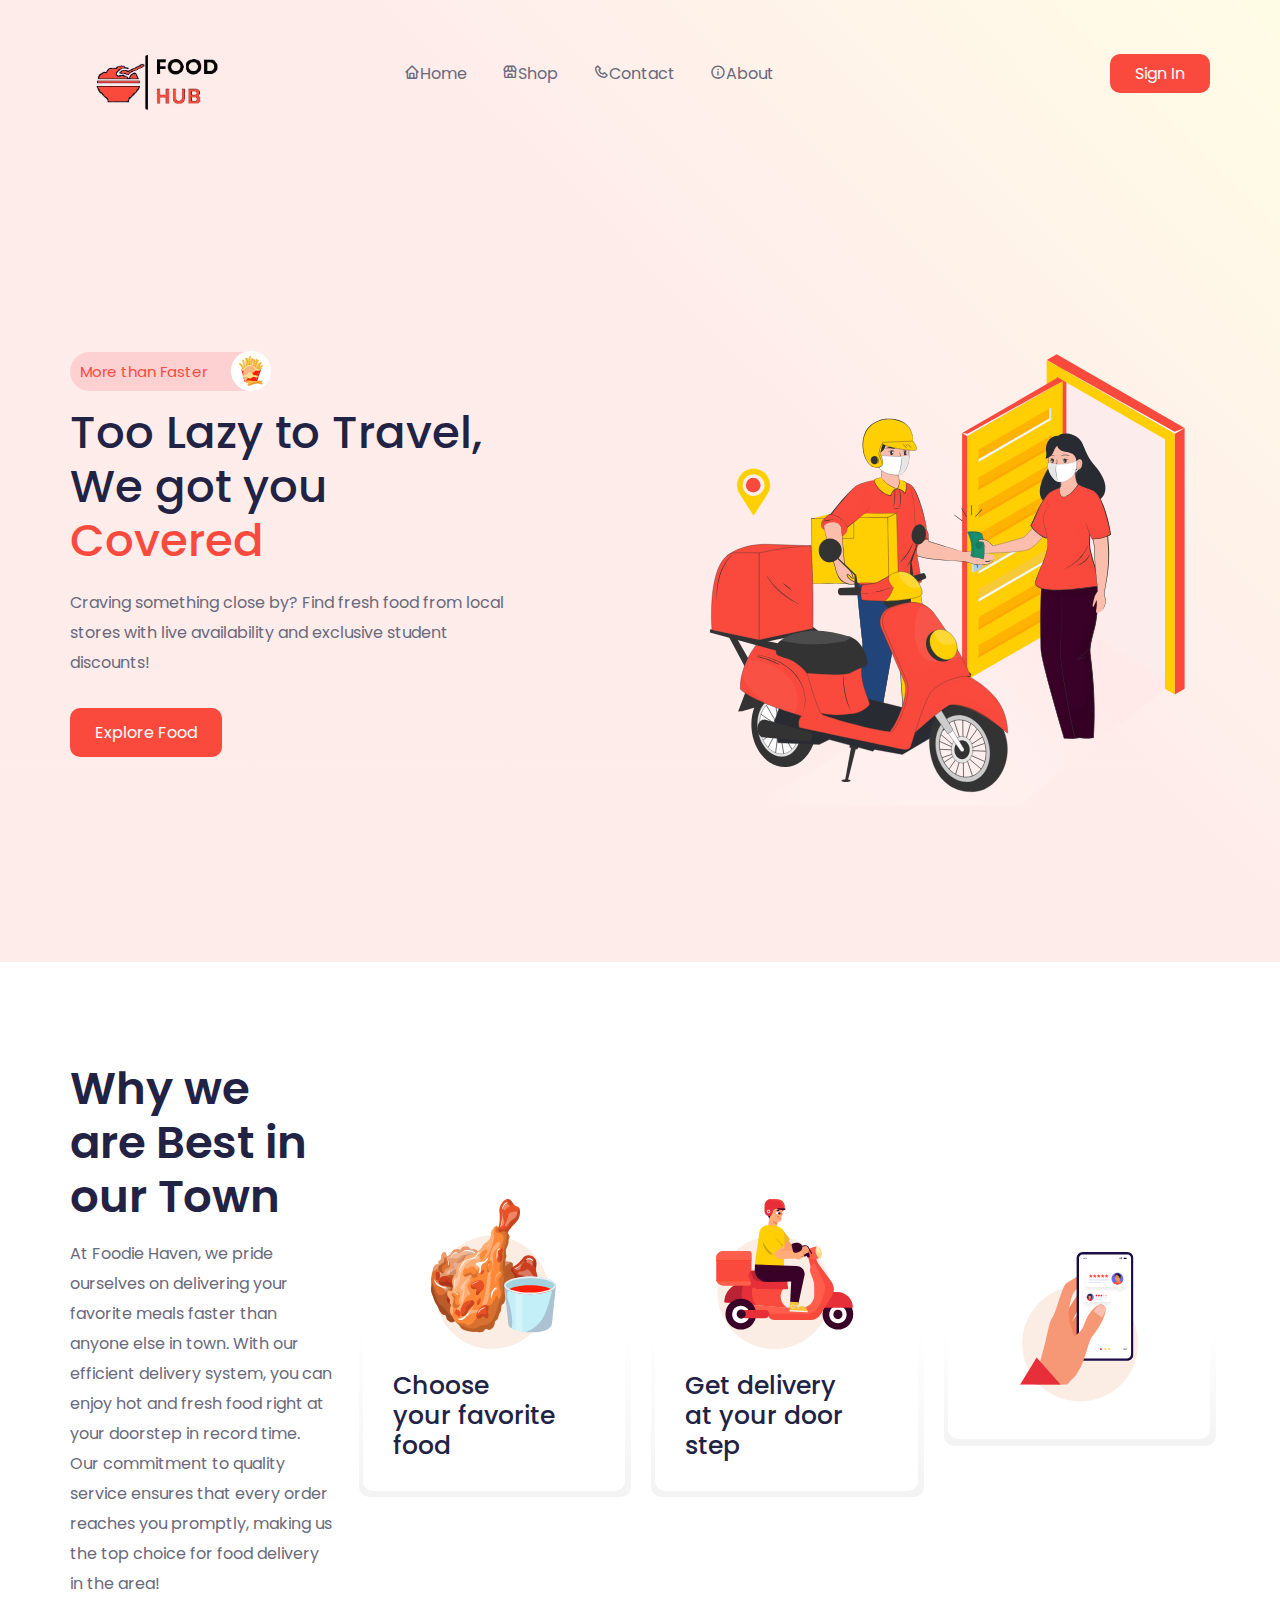
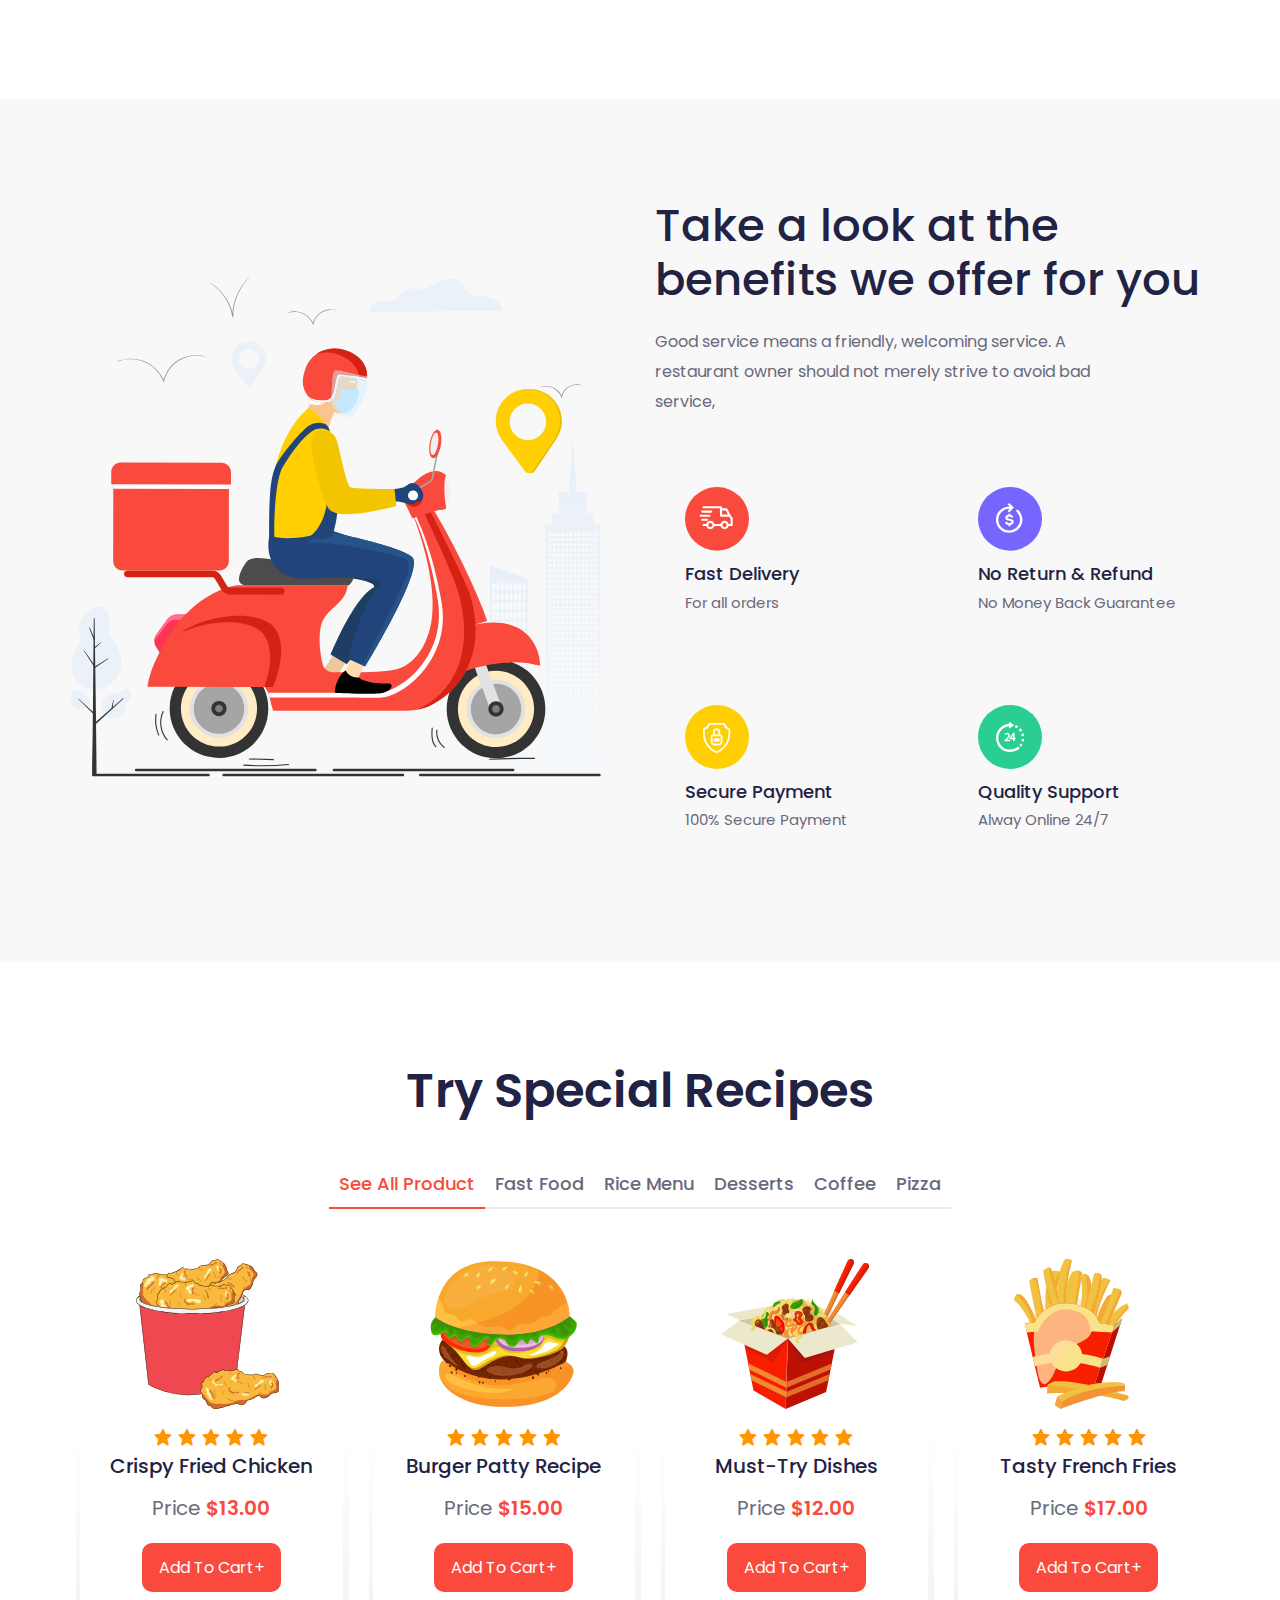
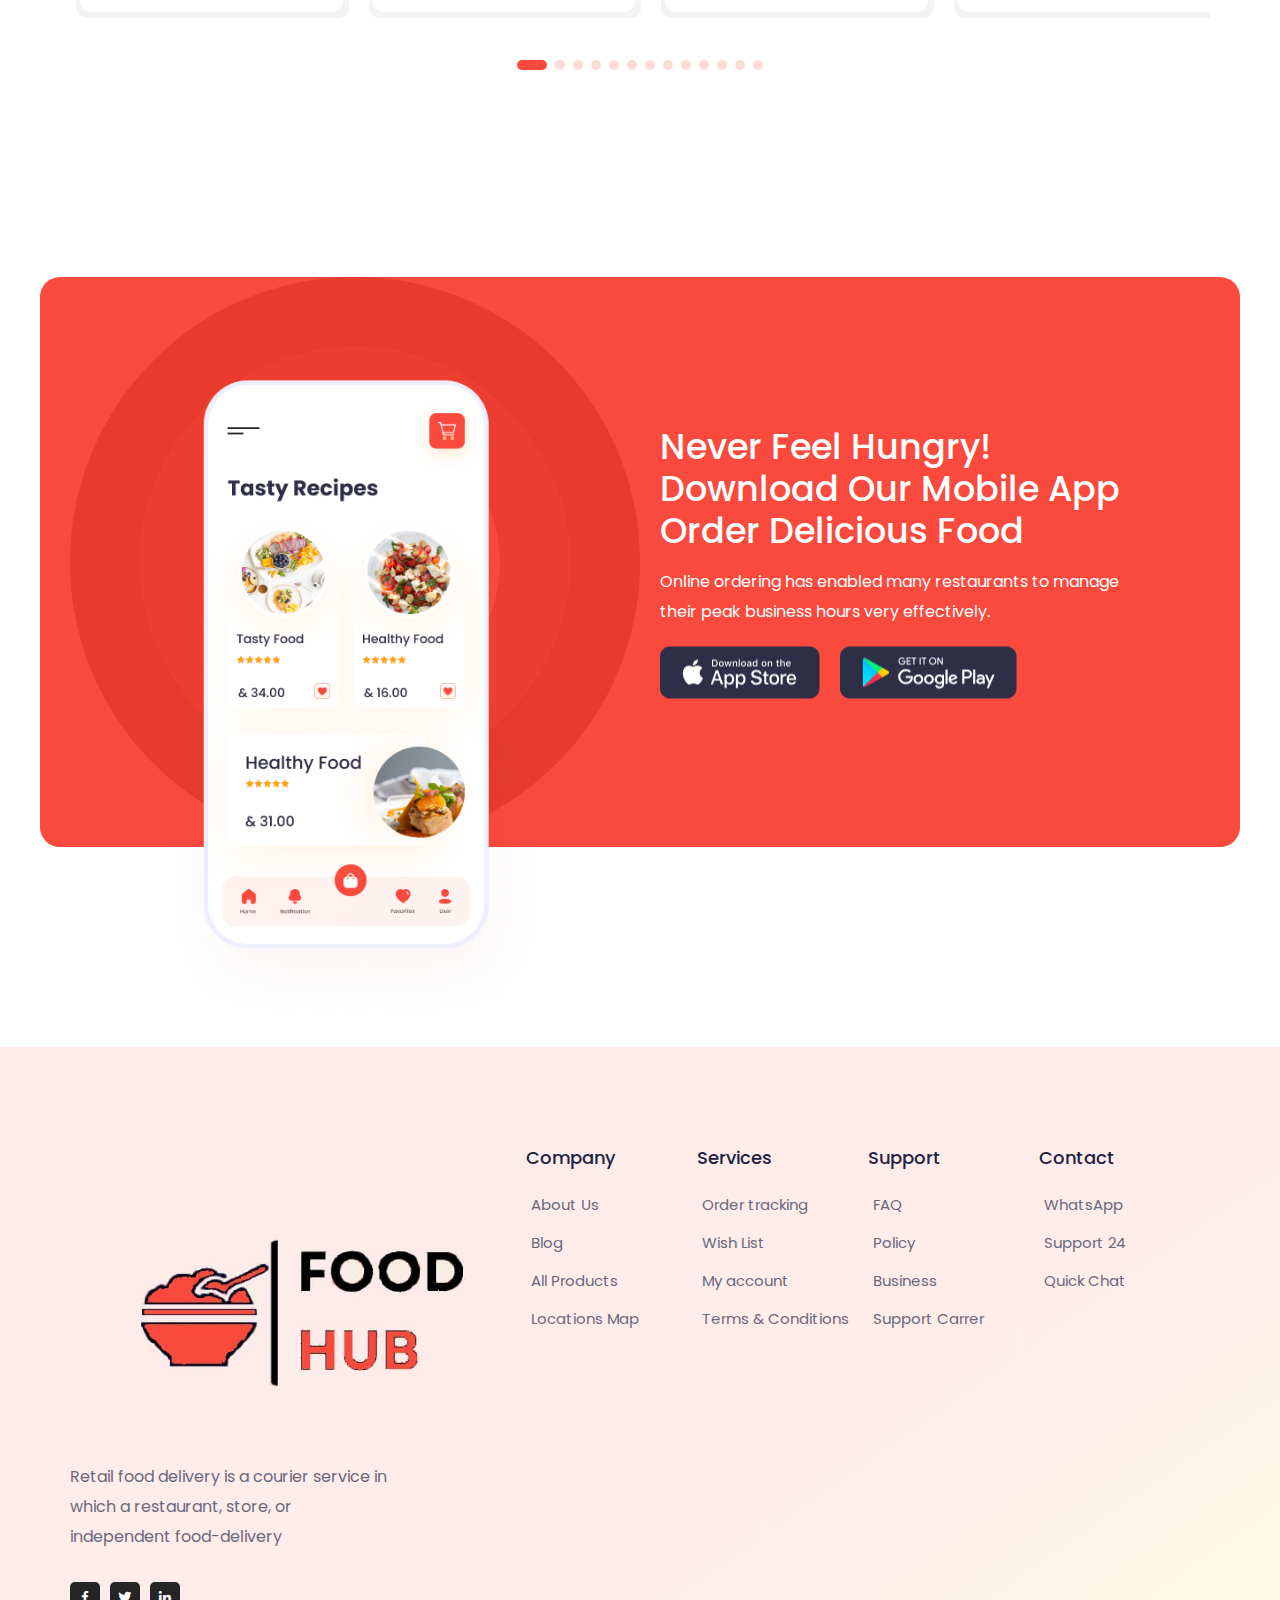
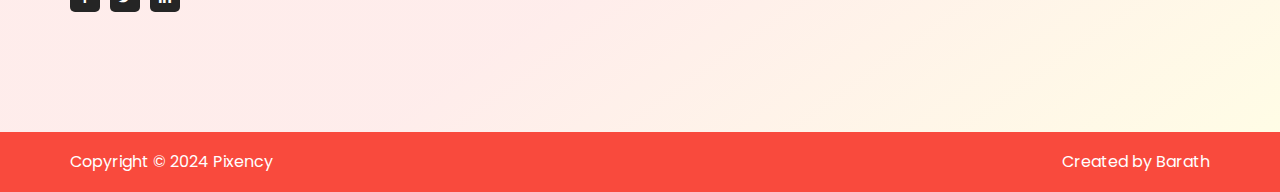
<file: foodhub website/index.html>
<!DOCTYPE html>
<html lang="en">
  <head>
    <meta charset="UTF-8" />
    <meta http-equiv="X-UA-Compatible" content="IE=edge" />
    <meta name="viewport" content="width=device-width, initial-scale=1.0" />
    <!--=============== Favicon ===============-->
    <link
      rel="shortcut icon"
      href="./images/favicon-32x32.png"
      type="image/png"
    />
    <!--=============== Swiper CSS ===============-->
    <link
      rel="stylesheet"
      href="https://unpkg.com/swiper/swiper-bundle.min.css"
    />
    <!--=============== Boxicons ===============-->
    <link
      href="https://unpkg.com/boxicons@2.0.9/css/boxicons.min.css"
      rel="stylesheet"
    />
    <!--=============== Custom StyleSheet ===============-->
    <link rel="stylesheet" href="index.html"/>
    <link rel="stylesheet" href="./css/styles.css" />
    <title>FOOD</title>
  </head>
  <body>
    <!--=============== Header ===============-->
    
    <header class="header">
      <nav class="navbar">
        <div class="row d-flex container">
          <a href="" class="logo d-flex">
            <img src="./images/WhatsApp Image 2024-11-20 at 19.59.23_c61a371f.jpg" alt="" />
          </a>

          <ul class="nav-list d-flex">
            <a href="index.html"><i class="bx bx-home"></i>Home </a>
            <a href="shop.html"><i class="bx bx-store"></i>Shop</a>
            <a href="contact.html"> <i class="bx bx-phone"></i>Contact</a>
            <a href="about.html"><i class="bx bx-info-circle"></i>About</a>

            <span class="close d-flex"><i class="bx bx-x"></i></span>
          </ul>

          <div class="col d-flex">
            <form>
              <input type="search" placeholder="Search your item" />
              <button class="d-flex"><i class="bx bx-search"></i></button>
            </form>
            
            </div>
            <a class="btn signin">Sign In</a>
          </div>

          <!-- Hamburger -->
          <div class="hamburger d-flex">
            <i class="bx bx-menu"></i>
          </div>
        </div>
      </nav>

      <!--=============== Home ===============-->
      <div class="home">
        <div class="row container">
          <div class="col">
            <div class="faster">
              More than Faster
              <div class="image d-flex">
                <img src="./images/french-fries.svg" alt="" />
              </div>
            </div>
            <h1>
              Too Lazy to Travel, <br />
              We got you <br />
              <span class="color">Covered</span>
            </h1>
            <p>
              Craving something close by? Find fresh food from local stores with live availability and exclusive student discounts!
              
            </p>
            <a href="shop.html" class="btn">Explore Food</a>
          </div>
          <div class="col">
            <img src="./images/delivery-guy.svg" alt="" />
          </div>
        </div>
      </div>

      <!--=============== SignIn Form ===============-->
     <div class="wrapper">
        <form action="" class="form">
          <h2>SIGN IN</h2>

          <div class="control">
            <label for="">Enter Email:</label>
            <input type="email" placeholder="Enter Your Email" />
          </div>
          <div class="control">
            <label for="">Password:</label>
            <input type="password" placeholder="Password" />
          </div>
          <div class="checkbox d-flex">
            <input type="checkbox" />
            <span>Remember Me</span>
          </div>
          <button class="btn">Sign In</button>
          <div class="links">
            <span>Forgot Password? <a href="">Click Here</a></span>
            <span>Don't Have An Account? <a href="">Create One</a></span>
          </div>
        </form>

        <div class="close-form">
          <i class="bx bx-x"></i>
        </div>
      </div>
    </header>


    <!--=============== Services ===============-->
    <section class="section services" id="services">
      <div class="row container">
        <div class="col">
          <h2>Why we are Best in our Town</h2>
          <p>
           <p>At Foodie Haven, we pride ourselves on delivering your favorite meals faster than anyone else in town. With our efficient delivery system, you can enjoy hot and fresh food right at your doorstep in record time. Our commitment to quality service ensures that every order reaches you promptly, making us the top choice for food delivery in the area!</p>

          </p>
        </div>
        <div class="col">
          <div class="card">
            <img src="./images/meat-icon.svg" alt="" />
            <h3>
              Choose <br />
              your favorite <br />
              food
            </h3>
          </div>
        </div>
        <div class="col">
          <div class="card">
            <img src="./images/delivery-icon.svg" alt="" />
            <h3>
              Get delivery <br />
              at your door <br />
              step
            </h3>
          </div>
        </div>
        <div class="col">
          <div class="card">
            <img src="./images/phone-icon.svg" alt="" />
            
          </div>
        </div>
      </div>
    </section>

    <!--=============== About ===============-->
    <section class="section about" id="about">
      <div class="row container">
        <div class="col">
          <img src="./images/delivery-guy-2.svg" alt="" />
        </div>
        <div class="col">
          <h2>Take a look at the benefits we offer for you</h2>
          <p>
            Good service means a friendly, welcoming service. A restaurant owner
            should not merely strive to avoid bad service,
          </p>
          <div class="d-grid">
            <div class="card">
              <img src="./images/car-icon.svg" alt="" />
              <h4>Fast Delivery</h4>
              <span>For all orders</span>
            </div>
            <div class="card">
              <img src="./images/dollar-icon.svg" alt="" />
              <h4>No Return & Refund</h4>
              <span>No Money Back Guarantee</span>
            </div>
            <div class="card">
              <img src="./images/security-icon.svg" alt="" />
              <h4>Secure Payment</h4>
              <span>100% Secure Payment</span>
            </div>
            <div class="card">
              <img src="./images/time-icon.svg" alt="" />
              <h4>Quality Support</h4>
              <span>Alway Online 24/7</span>
            </div>
          </div>
        </div>
      </div>
    </section>

    <!--=============== Recipes ===============-->
    <section class="section recipes" id="recipes">
      <h2>Try Special Recipes</h2>
      <div class="row container">
        <div class="filters d-flex">
          <span data-filter="All Product">See All Product</span>
          <span data-filter="Fast Food">Fast Food</span>
          <span data-filter="Rice Menu">Rice Menu</span>
          <span data-filter="Desserts">Desserts</span>
          <span data-filter="Coffee">Coffee</span>
          <span data-filter="Pizza">Pizza</span>
        </div>
        <div class="products">
          <div class="swiper mySwiper">
            <div class="swiper-wrapper" id="products-wrapper">
            </div>
          </div>
          <div class="pagination">
            <div class="custom-pagination"></div>
          </div>
        </div>
      </div>
    </section>

    <!--=============== App ===============-->
    <section class="section app">
      <div class="row container">
        <div class="col">
          <div class="circle">
            <div class="inner-circle"></div>
            <img src="./images/mobile.png" alt="" />
          </div>
        </div>
        <div class="col">
          <h2>
            Never Feel Hungry! Download Our Mobile App Order Delicious Food
          </h2>
          <p>
            Online ordering has enabled many restaurants to manage their peak
            business hours very effectively.
          </p>
          <div class="d-flex">
            <img src="./images/app-store.png" alt="" />
            <img src="./images/google-play.png" alt="" />
          </div>
        </div>
      </div>
    </section>
    <!--=============== Footer ===============-->
    <footer class="footer">
      <div class="row container">
        <div class="col">
          <div class="logo d-flex">
            <img src="./images/WhatsApp Image 2024-11-20 at 19.59.23_c61a371f.jpg" alt="logo" />
          </div>
          <p>
            Retail food delivery is a courier service in which a restaurant,
            store, or independent food-delivery
          </p>
          <div class="icons d-flex">
            <div class="icon d-flex">
              <i class="bx bxl-facebook"></i>
            </div>
            <div class="icon d-flex"><i class="bx bxl-twitter"></i></div>
            <div class="icon d-flex"><i class="bx bxl-linkedin"></i></div>
          </div>
        </div>
        <div class="col">
          <div>
            <h4>Company</h4>
            <a href="">About Us</a>
            <a href="">Blog</a>
            <a href="">All Products</a>
            <a href="">Locations Map</a>
          </div>
          <div>
            <h4>Services</h4>
            <a href="">Order tracking</a>
            <a href="">Wish List</a>
            <a href="">My account</a>
            <a href="">Terms & Conditions</a>
          </div>
          <div>
            <h4>Support</h4>
            <a href="">FAQ</a>
            <a href="">Policy </a>
            <a href="">Business</a>
            <a href="">Support Carrer</a>
          </div>
          <div>
            <h4>Contact</h4>
            <a href="">WhatsApp</a>
            <a href="">Support 24 </a>
            <a href="">Quick Chat</a>
          </div>
        </div>
      </div>
    </footer>
    <div class="footer-bottom">
      <div class="row container d-flex">
        <p>Copyright © 2024 Pixency</p>
        <p>Created by Barath</p>
      </div>
    </div>

    <!--=============== Swiper JS ===============-->
    <script src="https://unpkg.com/swiper/swiper-bundle.min.js"></script>

    <!--=============== Custom JS ===============-->
    <script src="./js/testimonial.js"></script>
    <script src="./js/products.js"></script>
    <script src="./js/main.js"></script>
  </body>
</html>
</file>
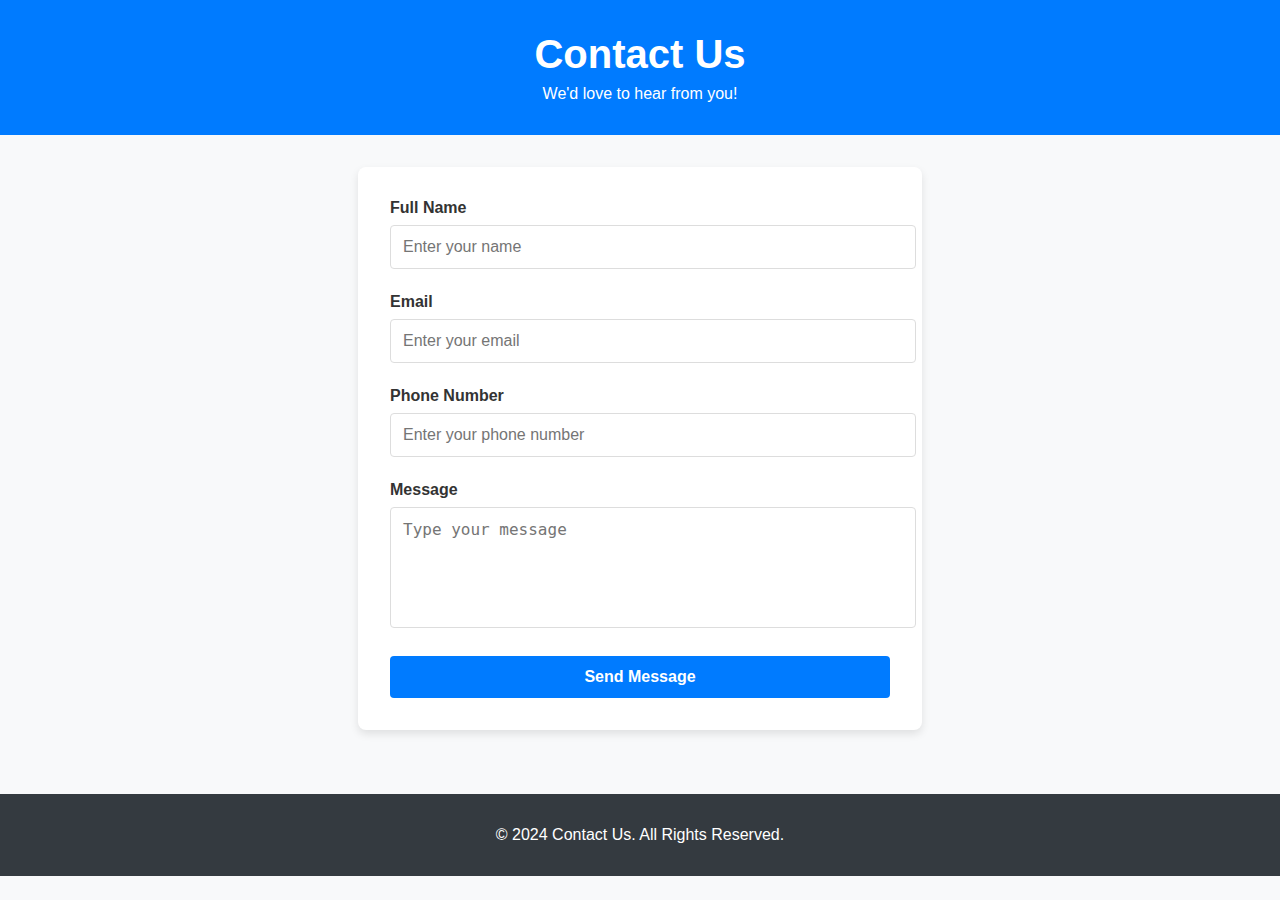
<file: foodhub website/contact.html>
<!DOCTYPE html>
<html lang="en">
  <head>
    <meta charset="UTF-8" />
    <meta name="viewport" content="width=device-width, initial-scale=1.0" />
    <title>Contact Us</title>
    <link rel="stylesheet" href="contact.css" />
  </head>
  <body>
    <header>
      <h1>Contact Us</h1>
      <p>We'd love to hear from you!</p>
    </header>
    <main>
      <section id="contact-form-section">
        <form id="contact-form">
          <div class="form-group">
            <label for="name">Full Name</label>
            <input
              type="text"
              id="name"
              placeholder="Enter your name"
              required
            />
            <small class="error-message"></small>
          </div>

          <div class="form-group">
            <label for="email">Email</label>
            <input
              type="email"
              id="email"
              placeholder="Enter your email"
              required
            />
            <small class="error-message"></small>
          </div>

          <div class="form-group">
            <label for="phone">Phone Number</label>
            <input
              type="text"
              id="phone"
              placeholder="Enter your phone number"
              required
            />
            <small class="error-message"></small>
          </div>

          <div class="form-group">
            <label for="message">Message</label>
            <textarea
              id="message"
              rows="5"
              placeholder="Type your message"
              required
            ></textarea>
            <small class="error-message"></small>
          </div>

          <button type="submit">Send Message</button>
        </form>
      </section>
    </main>
    <footer>
      <p>&copy; 2024 Contact Us. All Rights Reserved.</p>
    </footer>
    <script src="contact.js"></script>
  </body>
</html>
</file>
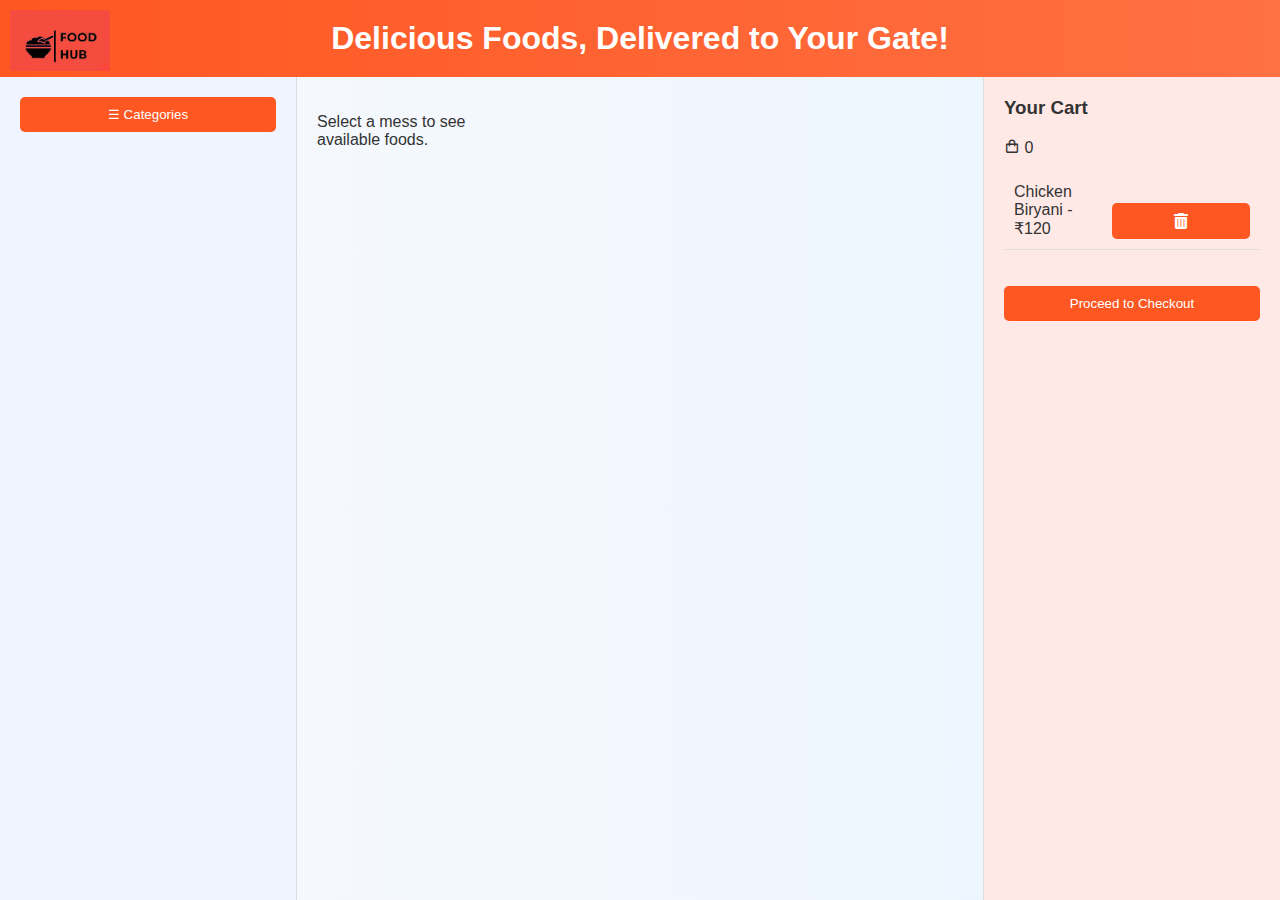
<file: foodhub website/shop.html>
<!DOCTYPE html>
<html lang="en">
  <head>
    <meta charset="UTF-8" />
    <meta name="viewport" content="width=device-width, initial-scale=1.0" />
    <meta http-equiv="X-UA-Compatible" content="ie=edge" />
     <link
      href="https://unpkg.com/boxicons@2.0.9/css/boxicons.min.css"
      rel="stylesheet"
    />
    <title>FOOD HUB</title>
    <!-- Font Awesome CDN for icons -->
    <link
      href="https://cdnjs.cloudflare.com/ajax/libs/font-awesome/6.0.0-beta3/css/all.min.css"
      rel="stylesheet"
    />
    <link rel="stylesheet" href="shop.css" />
  </head>
  <body>
    <header class="header">
      <div class="logo-container">
        <img
          src="./images/WhatsApp Image 2024-11-20 at 19.35.59_01fdfd24.jpg"
          alt="Food Hub Logo"
          class="logo"
        />
      </div>
      <h1 class="h11">Delicious Foods, Delivered to Your Gate!</h1>
      
    </header>

    <div class="main-container">
      <!-- Left Sidebar (Categories) -->
      <aside class="category-menu">
        <button class="category-toggle">☰ Categories</button>
        <ul id="category-list" class="hidden">
          <li data-mess="Anu Mess">Anu Mess</li>
          <li data-mess="Annai Mess">Annai Mess</li>
          <li data-mess="CFC Restaurant">CFC Restaurant</li>
          <li data-mess="Gowri Mess">Gowri Mess</li>
          <li data-mess="SS Mess">SS Mess</li>
        </ul>
      </aside>

      <!-- Center Products Section -->
      <main class="product-grid" id="product-container">
        <p>Select a mess to see available foods.</p>
      </main>

      <!-- Right Sidebar (Cart) -->
      <aside class="cart-section">
        <h3>Your Cart</h3>
        <div class="cart-icon d-flex">
              <i class="bx bx-shopping-bag"></i>
              <span>0</span>
        <ul id="cart-items">
          <!-- Example cart item with delete icon -->
          <li class="cart-item">
            <span class="item-name">Chicken Biryani - ₹120</span>
            <button class="delete-item">
              <i class="fas fa-trash-alt"></i>
            </button>
          </li>
        </ul>

        <button id="checkoutBtn">Proceed to Checkout</button>
      </aside>
    </div>

    <script src="shop.js"></script>
  </body>
</html>
</file>
<file: foodhub website/css/styles.css>
/* ========== Google Fonts =========== */
@import url("https://fonts.googleapis.com/css2?family=Poppins:wght@300;400;500;600;700&display=swap");
/* ========== CSS Variables =========== */
:root {
  --primary-color: #f94a3d;
  --yellow-color: #ffcf03;
  --black-color: #212244;
  --default-color: #69697b;
  --deep-yellow: #ff9401;
  --yellow-color-1: #ffe507;
  --red-color-1: #e83b2e;
  --red-color-2: #ee3e32;
  --light-red-color: #fdecec;
  --grey-color: #eaeaea;
  --grey-color-1: #f8f8f8;
  --white-color: #fff;
  --box-shadow: 0 5px 15px rgba(0, 0, 0, 0.1);
}

*,
*::after,
*::before {
  box-sizing: inherit;
  margin: 0;
  padding: 0;
  border: none;
  outline: none;
}

html {
  font-size: 62.5%;
  box-sizing: border-box;
}

body {
  font-family: "Poppins", sans-serif;
  font-size: 1.6rem;
  font-weight: 400;
  color: var(--default-color);
}

h1,
h2,
h3,
h4 {
  color: var(--black-color);
  line-height: 1.2;
  font-weight: 500;
}

a {
  text-decoration: none;
  color: inherit;
}

li {
  list-style-type: none;
}

section {
  padding: 5rem 0 5rem;
  overflow: hidden;
}

p {
  line-height: 3rem;
}

img {
  max-width: 100%;
  height: auto;
}

/* ========== Custom Classes =========== */
.container {
  max-width: 120rem;
  padding: 0 3rem;
  margin: auto;
}

@media (min-width: 1500px) {
  .container {
    max-width: 135rem;
  }
}
.d-flex {
  display: flex;
  align-items: center;
}

/* ========== Header =========== */

.header {
  min-height: 100vh;
  background: linear-gradient(
    45deg,
    rgba(249, 74, 61, 0.1) 60%,
    rgba(255, 229, 7, 0.1)
  );
}

.navbar {
  padding: 2rem 0;
}
.navbar .row {
  justify-content: space-between;
}
.navbar .logo {
  justify-content: center;
  width: 15%;
}
.navbar .nav-list a {
  display: inline-block;
  padding: 1rem 0.5rem 1rem;
}
.navbar .nav-list a:not(:last-child) {
  margin-right: 0.5rem;
}
.navbar .col form {
  background-color: var(--white-color);
  border-radius: 0.5rem;
  box-shadow: var(--box-shadow);
  border: 1px solid rgba(105, 105, 123, 0.1);
  padding: 0.5rem 0;
  margin-right: 1.5rem;
  width: 25rem;
  position: relative;
}
.navbar .col form input {
  text-indent: 1rem;
  font-size: 1.4rem;
  width: 100%;
}
.navbar .col form input::placeholder {
  color: var(--default-color);
}
.navbar .col form button {
  justify-content: center;
  padding: 0.5rem;
  background-color: transparent;
  border-left: 1px solid rgba(105, 105, 123, 0.1);
  font-size: 1.7rem;
  color: var(--default-color);
  position: absolute;
  top: 50%;
  right: 1rem;
  transform: translateY(-50%);
}
.navbar .cart-icon {
  justify-content: center;
  color: var(--default-color);
  font-size: 2rem;
  margin-right: 1.5rem;
  position: relative;
}
.navbar .cart-icon span {
  position: absolute;
  top: -1.3rem;
  right: -1rem;
  padding: 0.1rem 0.5rem;
  color: var(--white-color);
  background-color: var(--primary-color);
  border-radius: 50%;
  font-size: 1.2rem;
  font-weight: 600;
}

.btn {
  display: inline-block;
  background-color: var(--primary-color);
  color: var(--white-color);
  padding: 0.7rem 2.5rem;
  border-radius: 1rem;
  font-size: inherit;
}

.navbar .btn {
  margin-left: 1rem;
  cursor: pointer;
}

.hamburger {
  font-size: 2.5rem;
  background-color: var(--primary-color);
  border-radius: 0.3rem;
  color: var(--white-color);
  padding: 0.5rem 0.7rem;
  justify-content: center;
  cursor: pointer;
  display: none;
}

.nav-list .close {
  display: none;
}

@media (max-width: 1300px) {
  .navbar .col form {
    display: none;
  }
}
@media (max-width: 800px) {
  .navbar .col {
    display: none;
  }

  .navbar .nav-list {
    position: fixed;
    top: 0;
    left: -100%;
    width: 100%;
    max-width: 35rem;
    height: 100%;
    background-color: var(--white-color);
    z-index: 999;
    flex-direction: column;
    align-items: flex-start;
    padding: 5rem 2rem;
    transition: left 300ms linear;
  }

  .hamburger {
    display: flex;
  }

  .nav-list a {
    text-transform: uppercase;
    font-weight: 600;
  }

  .nav-list a:not(:last-child) {
    margin: 0 0 1rem 0;
  }

  .nav-list .close {
    position: absolute;
    top: 2rem;
    right: 2rem;
    font-size: 3rem;
    cursor: pointer;
    padding: 0.5rem 0.7rem;
    display: flex;
    justify-content: center;
  }

  .nav-list.show {
    left: 0;
  }

  .navbar .logo img {
    width: 15rem;
  }
}
/* ========== Home =========== */
/* General styles */

.header .home {
  height: calc(100vh - 8.5rem);
}

.nav-list {
  display: flex;
  gap: 20px;
  list-style: none;
  padding: 0;
  margin: 0;
}

.nav-list a:hover {
  color: #f94a3d; /* Highlight effect on hover */
}

.header .home .row {
  display: grid;
  grid-template-columns: 1fr 1fr;
  align-items: center;
  height: 100%;
}
.header .home .row .faster {
  width: 22rem;
  background-color: #fdd1d1;
  color: var(--primary-color);
  font-size: 1.8rem;
  padding: 0.8rem 1rem;
  border-radius: 5rem;
  position: relative;
  margin-bottom: 1.5rem;
}
.header .home .row .faster .image {
  position: absolute;
  top: 50%;
  right: -0.1rem;
  transform: translateY(-50%);
  background-color: var(--white-color);
  border-radius: 50%;
  width: 4.5rem;
  height: 4.5rem;
  justify-content: center;
}
.header .home .row .faster .image img {
  height: 3rem;
}
.header .home .row h1 {
  font-size: 6rem;
  margin-bottom: 3rem;
}
.header .home .row h1 span {
  color: var(--primary-color);
}
.header .home .row p {
  margin-bottom: 3rem;
  width: 80%;
}
.header .home .row .btn {
  padding: 1.2rem 2.5rem;
}

@media (max-width: 1300px) {
  .header .home .row h1 {
    font-size: 4.5rem;
    margin-bottom: 2rem;
  }
  .header .home .row .faster {
    width: 20rem;
    font-size: 1.5rem;
    margin-bottom: 1.5rem;
  }
  .header .home .row .faster .image {
    width: 4rem;
    height: 4rem;
  }
}
@media (max-width: 996px) {
  .header .home .row .col img {
    width: 40rem;
  }
  .header .home .row h1 {
    font-size: 3.5rem;
    margin-bottom: 1rem;
  }
  .header .home .row .btn {
    padding: 0.7rem 1.5rem;
  }
}
@media (max-width: 800px) {
  .header .home {
    height: calc(100vh + 12rem);
    padding-top: 4rem;
  }
  .header .home .row {
    grid-template-columns: 1fr;
  }
  .header .home .row h1 {
    font-size: 3rem;
  }
  .header .home .row h1 br {
    display: none;
  }
  .header .home .row p {
    width: 100%;
    font-size: 1.5rem;
    margin-bottom: 1rem;
  }
  .header .home .row .btn {
    font-size: 1.5rem;
  }
  .header .home .row .col:last-child {
    text-align: center;
  }
}
/* ========== SignIn Form =========== */
.header .wrapper {
  position: fixed;
  top: 0;
  right: 0;
  width: 100%;
  height: 100%;
  display: flex;
  align-items: center;
  justify-content: center;
  background-color: rgba(255, 255, 255, 0.9);
  z-index: 10000;
  transition: 0.5s;
  transform: scale(0);
  opacity: 0;
  visibility: hidden;
}
.header .wrapper.active {
  transform: scale(1);
  opacity: 1;
  visibility: visible;
}
.header .wrapper form {
  background-color: var(--white-color);
  border: 1px solid var(--grey-color);
  max-width: 50rem;
  width: 100%;
  padding: 2rem;
  box-shadow: var(--box-shadow);
  border-radius: 0.5rem;
  margin: 2rem;
}
.header .wrapper form h2 {
  font-size: 2.5rem;
  text-align: center;
  margin-bottom: 2rem;
  padding-top: 2rem;
}
.header .wrapper form .control {
  margin-bottom: 2rem;
}
.header .wrapper form label {
  display: block;
  font-size: 2rem;
  margin-bottom: 1rem;
}
.header .wrapper form input {
  font-family: "Poppins", sans-serif;
  font-size: 1.8rem;
  display: block;
  border: 1px solid var(--grey-color);
  padding: 1.3rem 0;
  text-indent: 1rem;
  border-radius: 0.5rem;
  width: 100%;
}
.header .wrapper form .checkbox {
  margin-bottom: 2rem;
}
.header .wrapper form .checkbox input {
  width: auto;
  margin-right: 0.5rem;
  cursor: pointer;
}
.header .wrapper form button {
  display: block;
  width: 100%;
  padding: 1.3rem 0;
  font-size: 1.8rem;
  cursor: pointer;
}
.header .wrapper form .links {
  margin-top: 2rem;
}
.header .wrapper form .links span {
  display: block;
  margin-bottom: 1rem;
  font-size: 1.8rem;
}
.header .wrapper form .links span a {
  color: var(--primary-color);
}
.header .wrapper form .links span a:hover {
  text-decoration: underline;
}
.header .wrapper .close-form {
  position: absolute;
  top: 3rem;
  right: 4rem;
  color: var(--default-color);
  font-size: 4rem;
  cursor: pointer;
}

/* ========== Services =========== */
.services {
  padding: 10rem 0 10rem;
}
.services .row {
  display: grid;
  grid-template-columns: repeat(auto-fit, minmax(25rem, 1fr));
  gap: 3rem;
  align-items: center;
}
.services .row h2 {
  font-size: 4.5rem;
  font-weight: 600;
  margin-bottom: 1.5rem;
}
.services .row h3 {
  font-size: 2.5rem;
  margin-top: 1.5rem;
  text-align: left;
}
.services .row .col img {
  height: 15rem;
}
.services .row .card {
  padding: 3rem;
  border-radius: 0 0 1rem 1rem;
  background-color: var(--white-color);
  position: relative;
  text-align: center;
}
.services .row .card::before {
  content: "";
  position: absolute;
  top: -1.5%;
  left: -1.5%;
  width: calc(100% + 1rem);
  height: calc(100% + 1rem);
  border-radius: 1rem;
  background: linear-gradient(to bottom, transparent 50%, #f3f3f3);
  z-index: -1;
}
.services .row .card:hover::before {
  background: linear-gradient(to bottom, transparent 50%, #ffcf03);
}

@media (max-width: 567px) {
  .services .row h2 {
    font-size: 3.5rem;
  }
}
/* ========== about =========== */
.about {
  background-color: var(--grey-color-1);
  padding: 10rem 0 10rem;
}
.about .row {
  display: grid;
  grid-template-columns: 1fr 1fr;
  align-items: center;
  gap: 3rem;
}
.about .row .col:first-child img {
  height: 50rem;
}
.about .row .col h2 {
  font-size: 4.5rem;
  margin-bottom: 2rem;
}
.about .row .col p {
  margin-bottom: 4rem;
  width: 80%;
}
.about .row .col .d-grid {
  display: grid;
  grid-template-columns: 1fr 1fr;
  gap: 3rem;
}
.about .row .col .d-grid .card {
  padding: 3rem;
  border-radius: 1rem;
  transition: all 300ms ease-in-out;
}
.about .row .col .d-grid .card h4 {
  font-size: 1.8rem;
  margin: 0.5rem 0 0.5rem;
}
.about .row .col .d-grid .card span {
  font-size: 1.5rem;
}
.about .row .col .d-grid .card:hover {
  background-color: var(--white-color);
  box-shadow: var(--box-shadow);
}

@media (max-width: 1200px) {
  .about .row .col h2 {
    font-size: 3.5rem;
    margin-bottom: 1rem;
  }
  .about .row .col p {
    margin-bottom: 1rem;
    width: 100%;
  }
  .about .row .col .d-grid {
    gap: 1rem;
  }
  .about .row .col .d-grid .card {
    padding: 1rem;
  }
  .about .row .col .d-grid .card img {
    height: 5rem;
  }
}
@media (max-width: 800px) {
  .about {
    padding: 5rem 0 10rem;
  }
  .about .row {
    grid-template-columns: 1fr;
    gap: 3rem 0;
  }
}
/* ========== Recipes =========== */
.recipes {
  padding: 10rem 0 10rem;
}
.recipes h2 {
  text-align: center;
  font-size: 4.8rem;
  font-weight: 600;
  margin-bottom: 4rem;
}
.recipes .filters {
  justify-content: center;
  flex-wrap: wrap;
  margin-bottom: 4rem;
}
.recipes .filters span {
  font-size: 1.8rem;
  font-weight: 500;
  padding: 1rem;
  border-bottom: 2px solid var(--grey-color);
  cursor: pointer;
}
.recipes .filters span.active {
  color: var(--primary-color);
  border-color: var(--primary-color);
}
.recipes .products .swiper-wrapper {
  padding: 0 1rem 1rem;
}
.recipes .products .card {
  position: relative;
  padding: 1rem 1rem 2rem;
  border-radius: 0 0 1rem 1rem;
  background-color: var(--white-color);
  flex-direction: column;
}
.recipes .products .card::before {
  content: "";
  position: absolute;
  top: -1%;
  left: -1.5%;
  width: calc(100% + 1rem);
  height: calc(100% + 1rem);
  border-radius: 1rem;
  background: linear-gradient(to bottom, transparent 50%, #f3f3f3);
  z-index: -1;
}
.recipes .products .card:hover::before {
  background: linear-gradient(to bottom, transparent 50%, #ffcf03);
}
.recipes .products .card .image {
  height: 15rem;
  width: 15rem;
  margin-bottom: 1.5rem;
}
.recipes .products .card .image img {
  height: 100%;
  object-fit: contain;
}
.recipes .products .card .rating span {
  color: var(--deep-yellow);
  font-size: 2rem;
}
.recipes .products .card h4 {
  font-size: 2rem;
  margin-bottom: 1.5rem;
}
.recipes .products .card .price {
  font-size: 2rem;
  margin-bottom: 2rem;
}
.recipes .products .card .price .color {
  color: var(--primary-color);
  font-weight: 600;
  margin-left: 0.5rem;
}
.recipes .products .card .button {
  outline: none;
  border: none;
  padding: 1.2rem 1.7rem;
}
.recipes .pagination {
  text-align: center;
  margin-top: 3rem;
}
.recipes .pagination .swiper-pagination-bullet {
  background-color: var(--primary-color);
  height: 1rem;
  width: 1rem;
}
.recipes .pagination .swiper-pagination-bullet-active {
  width: 3rem;
  border-radius: 1.5rem;
}

@media (max-width: 800px) {
  .recipes {
    padding: 10rem 0 10rem;
  }
  .recipes h2 {
    font-size: 3.5rem;
    margin-bottom: 2rem;
  }
}
/* ========== Testimonials =========== */
.testimonials {
  padding: 10rem 0 10rem;
  background-color: var(--grey-color-1);
}
.testimonials .row {
  display: grid;
  grid-template-columns: 1fr 1fr;
  gap: 3rem 10rem;
  align-items: flex-start;
}
.testimonials .row .card {
  border-right: 2px solid #eaeaea;
}
.testimonials .row .card.active {
  border-color: var(--primary-color);
}
.testimonials .row .card.active .d-flex {
  background-color: var(--white-color);
  box-shadow: var(--box-shadow);
}
.testimonials .row .card .d-flex {
  border-radius: 1rem;
  width: 85%;
  padding: 1.5rem;
  cursor: pointer;
}
.testimonials .row .card .d-flex:not(:last-child) {
  margin-bottom: 0.5rem;
}
.testimonials .row .card .image {
  height: 8rem;
  width: 8rem;
  border-radius: 50%;
  overflow: hidden;
  margin-right: 3rem;
}
.testimonials .row .card .image img {
  height: 100%;
  object-fit: cover;
}
.testimonials .row .card h4 {
  font-size: 2rem;
  margin-bottom: 0.5rem;
}
.testimonials .row .card span {
  font-size: 1.5rem;
}
.testimonials .row .col:last-child {
  position: relative;
  overflow: hidden;
  height: 44rem;
}
.testimonials .row .col:last-child h2 {
  font-size: 4.5rem;
  margin-bottom: 3rem;
}
.testimonials .row .col:last-child h2 span {
  color: var(--primary-color);
}
.testimonials .row .col:last-child .testimonial {
  position: absolute;
  bottom: -80%;
  transform: translateY(-30%);
  transition: 0.5s;
}
.testimonials .row .col:last-child .testimonial.active {
  bottom: 0%;
}
.testimonials .row .col:last-child .testimonial .d-flex {
  justify-content: space-between;
  border-bottom: 1px solid var(--grey-color);
  padding-bottom: 1.5rem;
  margin-bottom: 3rem;
}
.testimonials .row .col:last-child .testimonial .d-flex div:first-child {
  border-left: 2px solid var(--primary-color);
  padding-left: 1rem;
}
.testimonials .row .col:last-child .testimonial .d-flex div:first-child h4 {
  font-size: 2rem;
}
.testimonials .row .col:last-child .testimonial .d-flex div:first-child span {
  font-size: 1.5rem;
}
.testimonials .row .col:last-child .testimonial .d-flex .rating span {
  color: var(--deep-yellow);
}

@media (max-width: 1200px) {
  .testimonials .row {
    gap: 5rem 0;
  }
  .testimonials .row .col:last-child h2 {
    font-size: 3.5rem;
  }
  .testimonials .row .col:last-child .testimonial {
    bottom: -90%;
    transform: translateY(-10%);
  }
  .testimonials .row .card {
    border: none;
  }
}
@media (max-width: 996px) {
  .testimonials .row .col:last-child h2 {
    font-size: 3.5rem;
  }
  .testimonials .row .col:last-child .testimonial {
    transform: translateY(0%);
  }
}
@media (max-width: 800px) {
  .testimonials .row {
    grid-template-columns: 1fr;
  }
  .testimonials .row .card .d-flex {
    width: 100%;
  }
}
@media (max-width: 567px) {
  .testimonials .row .col:last-child h2 {
    font-size: 2.5rem;
  }
}
/* ========== App =========== */
.app {
  padding: 10rem 0 20rem;
}

.app .row {
  background-color: var(--primary-color);
  border-radius: 2rem;
  position: relative;
}
.app .row .col:first-child {
  margin-left: 5rem;
}
.app .row .col:first-child .circle {
  border-radius: 50%;
  height: 57rem;
  width: 57rem;
  border: 7rem solid var(--red-color-1);
  position: relative;
}
.app .row .col:first-child .circle .inner-circle {
  border-radius: 50%;
  height: 43rem;
  width: 43rem;
  border: 7rem solid var(--red-color-2);
}
.app .row .col:first-child .circle img {
  position: absolute;
  top: 80%;
  left: 50%;
  transform: translate(-50%, -50%);
  width: 40rem;
}
.app .row .col:last-child {
  position: absolute;
  top: 50%;
  right: 10rem;
  transform: translateY(-50%);
  width: 40%;
}
.app .row .col:last-child h2 {
  color: var(--white-color);
  font-size: 3.5rem;
  margin-bottom: 1.5rem;
}
.app .row .col:last-child p {
  color: var(--white-color);
  margin-bottom: 2rem;
}
.app .row .col:last-child .d-flex img:first-child {
  margin-right: 2rem;
}

@media (max-width: 1300px) {
  .app .row .col:first-child {
    margin-left: 0;
  }
  .app .row .col:last-child h2 {
    font-size: 3.5rem;
  }
}
@media (max-width: 996px) {
  .app {
    background-color: var(--primary-color);
    padding: 10rem 0 10rem;
    height: 40rem;
  }
  .app .row {
    height: 100%;
  }
  .app .row .col:first-child {
    display: none;
  }
  .app .row .col:last-child {
    left: 50%;
    transform: translate(-50%, -50%);
    width: 90%;
  }
  .app .row .col:last-child h2 {
    font-size: 3rem;
  }
  .app .row .col:last-child img {
    height: 4rem;
  }
}
@media (max-width: 567px) {
  .app .row .col:last-child h2 {
    font-size: 2.5rem;
  }
}
/* ========== Footer =========== */
.footer {
  background: linear-gradient(
    145deg,
    rgba(249, 74, 61, 0.1) 60%,
    rgba(255, 229, 7, 0.1)
  );
  padding: 10rem 3rem 10rem;
}
.footer .row {
  display: grid;
  grid-template-columns: 1fr 1.5fr;
}
.footer .col:first-child .logo {
  margin-bottom: 3rem;
}
.footer .col:first-child p {
  margin-bottom: 3rem;
  width: 70%;
}
.footer .col:first-child .icons {
  margin-bottom: 2rem;
}
.footer .col:first-child .icon {
  color: var(--white-color);
  justify-content: center;
  height: 3rem;
  width: 3rem;
  border-radius: 0.5rem;
  background-color: #252525;
  cursor: pointer;
}
.footer .col:first-child .icon:not(:last-child) {
  margin-right: 1rem;
}
.footer .col:last-child {
  display: grid;
  grid-template-columns: repeat(4, 1fr);
}
.footer .col:last-child div {
  display: flex;
  flex-direction: column;
}
.footer .col:last-child div a {
  font-size: 1.5rem;
  padding: 0.5rem;
  margin-bottom: 0.5rem;
}
.footer .col:last-child h4 {
  font-size: 1.8rem;
  font-weight: 500;
  margin-bottom: 2rem;
}

.footer-bottom {
  background-color: var(--primary-color);
  padding: 1.5rem 0;
}
.footer-bottom .row {
  justify-content: space-between;
}
.footer-bottom .row p {
  color: var(--white-color);
}

@media (max-width: 768px) {
  .footer {
    padding: 20rem 0 10rem;
  }
  .footer .col:first-child {
    display: none;
  }
  .footer .row {
    display: block;
  }
}
@media (max-width: 567px) {
  .footer .col:last-child {
    grid-template-columns: 1fr 1fr;
    gap: 3rem 0;
  }
}

/*# sourceMappingURL=styles.css.map */
</file>
<file: foodhub website/contact.css>
/* General Styles */
body {
  font-family: Arial, sans-serif;
  margin: 0;
  padding: 0;
  background-color: #f8f9fa;
  color: #333;
}

/* Header Styles */
header {
  text-align: center;
  padding: 2rem 1rem;
  background-color: #007bff;
  color: white;
}

header h1 {
  margin: 0;
  font-size: 2.5rem;
}

header p {
  margin: 0.5rem 0 0;
  font-size: 1rem;
}

/* Main Styles */
main {
  display: flex;
  justify-content: center;
  padding: 2rem 1rem;
}

#contact-form-section {
  background: white;
  padding: 2rem;
  border-radius: 8px;
  box-shadow: 0 4px 8px rgba(0, 0, 0, 0.1);
  max-width: 500px;
  width: 100%;
}

#contact-form .form-group {
  margin-bottom: 1.5rem;
}

#contact-form label {
  display: block;
  margin-bottom: 0.5rem;
  font-weight: bold;
}

#contact-form input,
#contact-form textarea {
  width: 100%;
  padding: 0.75rem;
  border: 1px solid #ddd;
  border-radius: 4px;
  font-size: 1rem;
}

#contact-form textarea {
  resize: none;
}

#contact-form button {
  width: 100%;
  padding: 0.75rem;
  font-size: 1rem;
  background-color: #007bff;
  color: white;
  border: none;
  border-radius: 4px;
  cursor: pointer;
  font-weight: bold;
}

#contact-form button:hover {
  background-color: #0056b3;
}

/* Error Message Styles */
.error-message {
  color: red;
  font-size: 0.9rem;
  margin-top: 0.5rem;
  display: none;
}

/* Footer Styles */
footer {
  text-align: center;
  padding: 1rem;
  background-color: #343a40;
  color: white;
  margin-top: 2rem;
}
</file>
<file: foodhub website/shop.css>
/* General Styles */
body {
  margin: 0;
  font-family: Arial, sans-serif;
  display: flex;
  flex-direction: column;
  height: 100vh;
  background: linear-gradient(to right, #f8fafc, #eaf4ff);
  color: #333;
}

.header {
  background: linear-gradient(to right, #ff5722, #ff7043);
  color: white;
  text-align: center;
  padding: 20px;
}

/* Cart item styles */
.cart-item {
  display: flex;
  justify-content: space-between;
  align-items: center;
  padding: 10px;
  border-bottom: 1px solid #ddd;
  position: relative;
}

/* Delete button styles */
.delete-item {
  background: none;
  border: none;
  color: red;
  cursor: pointer;
  font-size: 0.9rem;
  padding: 5px;
  margin-left: 10px;
  display: inline-flex;
  align-items: center;
  justify-content: center;
}

.delete-item i {
  font-size: 1rem;
}

.delete-item:hover {
  color: darkred;
}

/* Styles for the header with smaller logo in the corner */
.header {
  position: relative;
  background: linear-gradient(to right, #ff5722, #ff7043);
  color: white;
  text-align: center;
  padding: 20px;
}

/* Add a logo in the corner with smaller size */
.header .logo {
  position: absolute;
  top: 10px;
  left: 10px;
  width: 100px; /* smaller size */
  height: auto;
}

/* Other header styles */
.header h1 {
  font-size: 2rem;
  margin: 0;
}

.main-container {
  display: flex;
  flex-grow: 1;
  overflow: hidden;
}

.main-container {
  display: flex;
  flex-grow: 1;
  overflow: hidden;
}

.category-menu {
  background-color: #f0f4ff;
  width: 20%;
  min-width: 200px;
  padding: 20px;
  border-right: 1px solid #ddd;
}

.category-menu .category-toggle {
  background: #ff5722;
  color: white;
  border: none;
  padding: 10px;
  border-radius: 5px;
  cursor: pointer;
  width: 100%;
}

.category-menu ul {
  margin-top: 20px;
  padding: 0;
  list-style-type: none;
}

.category-menu ul li {
  padding: 10px;
  border: 1px solid #ddd;
  border-radius: 5px;
  margin: 5px 0;
  cursor: pointer;
}

.category-menu ul li:hover {
  background: #ff7043;
  color: white;
}

.hidden {
  display: none;
}

.product-grid {
  flex-grow: 1;
  padding: 20px;
  display: grid;
  grid-template-columns: repeat(auto-fill, minmax(200px, 1fr));
  gap: 20px;
}

.product {
  background: white;
  border: 1px solid #ddd;
  border-radius: 5px;
  text-align: center;
  padding: 10px;
}

.cart-section {
  background-color: #ffe9e6;
  width: 20%;
  min-width: 200px;
  padding: 20px;
  border-left: 1px solid #ddd;
  max-height: 100%;
  overflow-y: auto;
}

.cart-section h3 {
  margin-top: 0;
}

.cart-section ul {
  list-style: none;
  padding: 0;
}

.cart-section li {
  padding: 10px;
  border-bottom: 1px solid #ddd;
}

.cart-section button {
  background: #ff5722;
  color: white;
  border: none;
  padding: 10px;
  border-radius: 5px;
  cursor: pointer;
  width: 100%;
  margin-top: 20px;
}

.cart-section button:hover {
  background: #ff7043;
}

/* Responsive Styles */
@media (max-width: 768px) {
  .main-container {
    flex-direction: column;
  }

  .category-menu,
  .cart-section {
    width: 100%;
  }

  .product-grid {
    grid-template-columns: repeat(auto-fill, minmax(150px, 1fr));
  }
}

.food-image {
  width: 100%;
  height: auto;
  border-radius: 10px;
  margin-bottom: 10px;
}

.product {
  background: white;
  border: 1px solid #ddd;
  border-radius: 10px;
  padding: 15px;
  text-align: center;
  box-shadow: 0 4px 6px rgba(0, 0, 0, 0.1);
}

.product h4 {
  margin: 10px 0 5px;
}

.product p {
  font-size: 1.1rem;
  color: #555;
}

.add-to-cart {
  background: #ff5722;
  color: white;
  border: none;
  padding: 10px 15px;
  border-radius: 5px;
  cursor: pointer;
  margin-top: 10px;
}

.add-to-cart:hover {
  background: #ff7043;
}

/* Basic responsive layout for the categories and cart */
body {
  font-family: Arial, sans-serif;
  margin: 0;
  padding: 0;
}

.shop-header {
  background-color: #f8f8f8;
  padding: 20px;
  text-align: center;
}

#category-menu {
  position: fixed;
  top: 0;
  left: 0;
  width: 250px;
  background-color: #333;
  color: white;
  padding: 15px;
  height: 100%;
}

#category-menu h3 {
  margin-top: 0;
}

#category-menu button {
  width: 100%;
  background-color: #444;
  color: white;
  padding: 10px;
  border: none;
  cursor: pointer;
  margin-bottom: 10px;
}

#category-menu button:hover {
  background-color: #555;
}

#product-list {
  margin-left: 270px;
  padding: 20px;
}

.product {
  background: #fff;
  border: 1px solid #ddd;
  margin: 10px;
  padding: 10px;
  text-align: center;
}

.food-image {
  width: 100px;
  height: 100px;
  object-fit: cover;
}

footer {
  background-color: #333;
  color: white;
  padding: 20px;
  position: fixed;
  bottom: 0;
  width: 100%;
  text-align: center;
}

@media (max-width: 768px) {
  #category-menu {
    width: 100%;
    height: auto;
    position: relative;
  }

  #product-list {
    margin-left: 0;
  }
}
</file>
